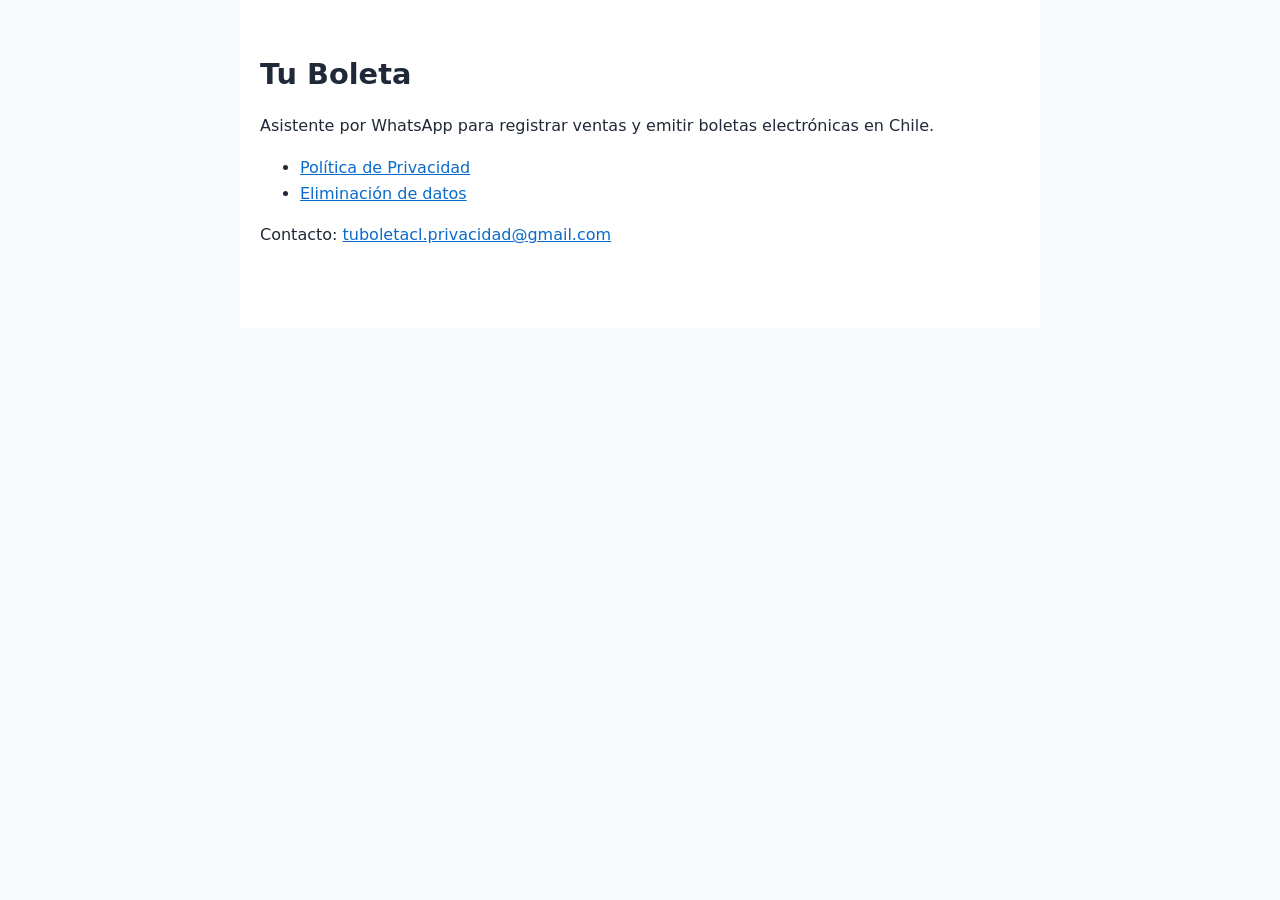
<file: index.html>
<!DOCTYPE html>
<html lang="es">
<head>
<meta charset="UTF-8">
<meta name="viewport" content="width=device-width, initial-scale=1">
<title>Tu Boleta</title>
<link rel="stylesheet" href="estilo.css">
</head>
<body>
<main>
<h1>Tu Boleta</h1>
<p>Asistente por WhatsApp para registrar ventas y emitir boletas electrónicas en Chile.</p>
<ul>
  <li><a href="privacidad.html">Política de Privacidad</a></li>
  <li><a href="eliminacion-datos.html">Eliminación de datos</a></li>
</ul>
<p>Contacto: <a href="mailto:tuboletacl.privacidad@gmail.com">tuboletacl.privacidad@gmail.com</a></p>
</main>
</body>
</html>
</file>
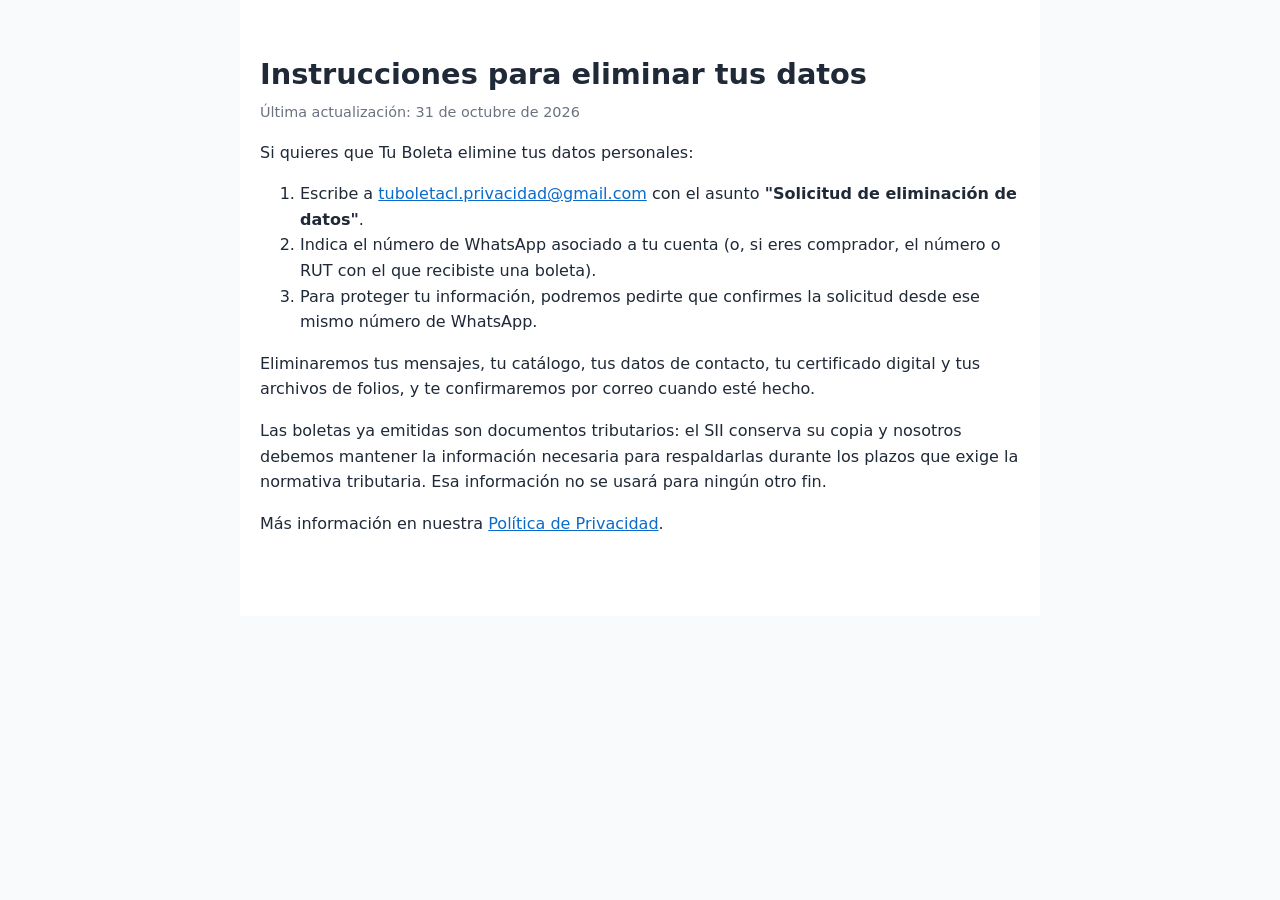
<file: eliminacion-datos.html>
<!DOCTYPE html>
<html lang="es">
<head>
<meta charset="UTF-8">
<meta name="viewport" content="width=device-width, initial-scale=1">
<title>Eliminación de datos — Tu Boleta</title>
<link rel="stylesheet" href="estilo.css">
</head>
<body>
<main>
<h1>Instrucciones para eliminar tus datos</h1>
<p class="meta">Última actualización: 31 de octubre de 2026</p>

<p>Si quieres que Tu Boleta elimine tus datos personales:</p>
<ol>
  <li>Escribe a <a href="mailto:tuboletacl.privacidad@gmail.com?subject=Solicitud%20de%20eliminaci%C3%B3n%20de%20datos">tuboletacl.privacidad@gmail.com</a> con el asunto <strong>"Solicitud de eliminación de datos"</strong>.</li>
  <li>Indica el número de WhatsApp asociado a tu cuenta (o, si eres comprador, el número o RUT con el que recibiste una boleta).</li>
  <li>Para proteger tu información, podremos pedirte que confirmes la solicitud desde ese mismo número de WhatsApp.</li>
</ol>
<p>Eliminaremos tus mensajes, tu catálogo, tus datos de contacto, tu certificado digital y tus archivos de folios, y te confirmaremos por correo cuando esté hecho.</p>
<p>Las boletas ya emitidas son documentos tributarios: el SII conserva su copia y nosotros debemos mantener la información necesaria para respaldarlas durante los plazos que exige la normativa tributaria. Esa información no se usará para ningún otro fin.</p>
<p>Más información en nuestra <a href="privacidad.html">Política de Privacidad</a>.</p>
</main>
</body>
</html>
</file>
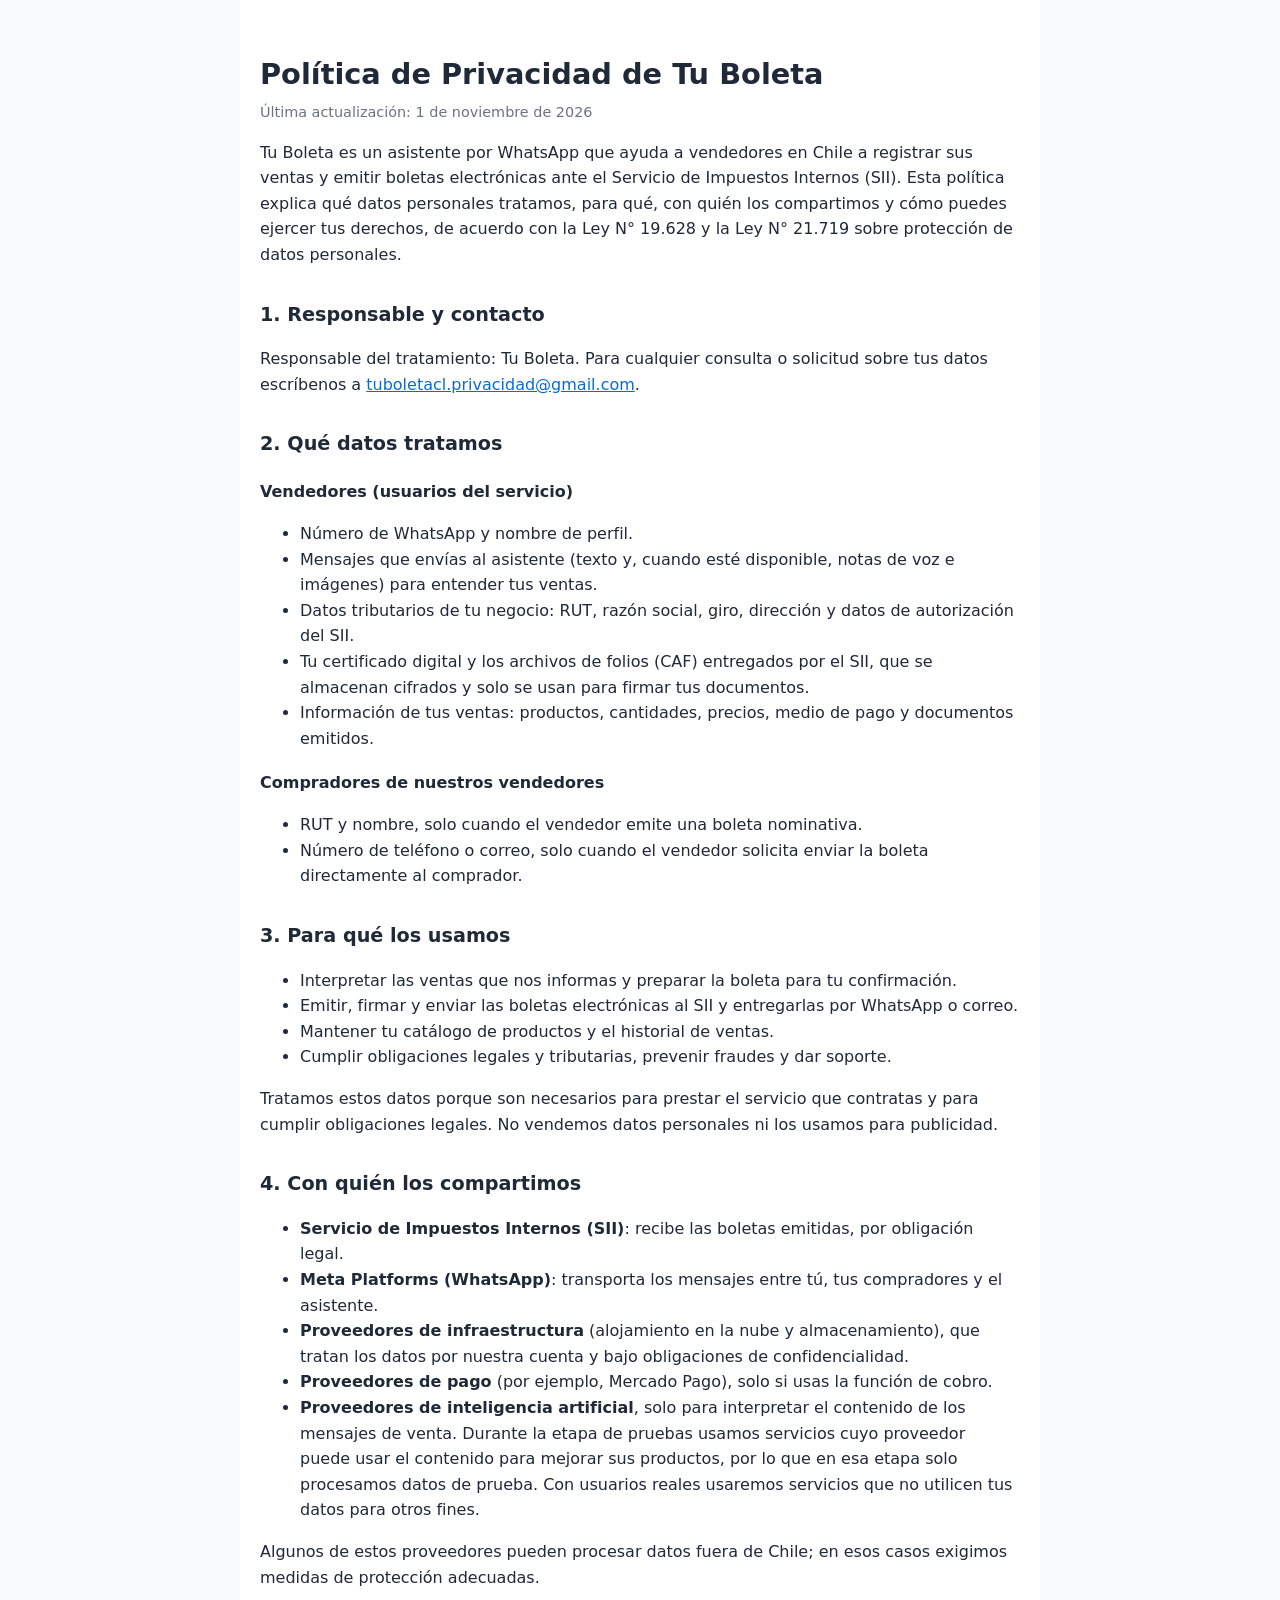
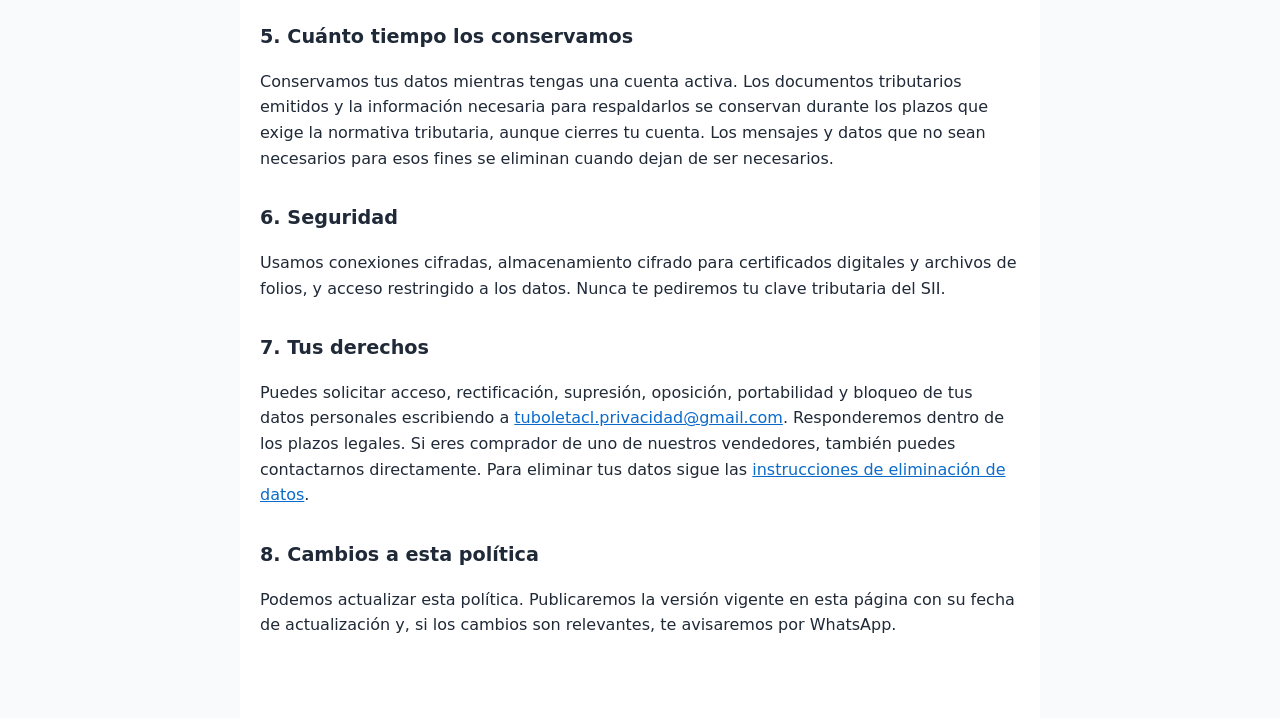
<file: privacidad.html>
<!DOCTYPE html>
<html lang="es">
<head>
<meta charset="UTF-8">
<meta name="viewport" content="width=device-width, initial-scale=1">
<title>Política de Privacidad — Tu Boleta</title>
<link rel="stylesheet" href="estilo.css">
</head>
<body>
<main>
<h1>Política de Privacidad de Tu Boleta</h1>
<p class="meta">Última actualización: 1 de noviembre de 2026</p>

<p>Tu Boleta es un asistente por WhatsApp que ayuda a vendedores en Chile a registrar sus ventas y emitir boletas electrónicas ante el Servicio de Impuestos Internos (SII). Esta política explica qué datos personales tratamos, para qué, con quién los compartimos y cómo puedes ejercer tus derechos, de acuerdo con la Ley N° 19.628 y la Ley N° 21.719 sobre protección de datos personales.</p>

<h2>1. Responsable y contacto</h2>
<p>Responsable del tratamiento: Tu Boleta. Para cualquier consulta o solicitud sobre tus datos escríbenos a <a href="mailto:tuboletacl.privacidad@gmail.com">tuboletacl.privacidad@gmail.com</a>.</p>

<h2>2. Qué datos tratamos</h2>
<h3>Vendedores (usuarios del servicio)</h3>
<ul>
  <li>Número de WhatsApp y nombre de perfil.</li>
  <li>Mensajes que envías al asistente (texto y, cuando esté disponible, notas de voz e imágenes) para entender tus ventas.</li>
  <li>Datos tributarios de tu negocio: RUT, razón social, giro, dirección y datos de autorización del SII.</li>
  <li>Tu certificado digital y los archivos de folios (CAF) entregados por el SII, que se almacenan cifrados y solo se usan para firmar tus documentos.</li>
  <li>Información de tus ventas: productos, cantidades, precios, medio de pago y documentos emitidos.</li>
</ul>
<h3>Compradores de nuestros vendedores</h3>
<ul>
  <li>RUT y nombre, solo cuando el vendedor emite una boleta nominativa.</li>
  <li>Número de teléfono o correo, solo cuando el vendedor solicita enviar la boleta directamente al comprador.</li>
</ul>

<h2>3. Para qué los usamos</h2>
<ul>
  <li>Interpretar las ventas que nos informas y preparar la boleta para tu confirmación.</li>
  <li>Emitir, firmar y enviar las boletas electrónicas al SII y entregarlas por WhatsApp o correo.</li>
  <li>Mantener tu catálogo de productos y el historial de ventas.</li>
  <li>Cumplir obligaciones legales y tributarias, prevenir fraudes y dar soporte.</li>
</ul>
<p>Tratamos estos datos porque son necesarios para prestar el servicio que contratas y para cumplir obligaciones legales. No vendemos datos personales ni los usamos para publicidad.</p>

<h2>4. Con quién los compartimos</h2>
<ul>
  <li><strong>Servicio de Impuestos Internos (SII)</strong>: recibe las boletas emitidas, por obligación legal.</li>
  <li><strong>Meta Platforms (WhatsApp)</strong>: transporta los mensajes entre tú, tus compradores y el asistente.</li>
  <li><strong>Proveedores de infraestructura</strong> (alojamiento en la nube y almacenamiento), que tratan los datos por nuestra cuenta y bajo obligaciones de confidencialidad.</li>
  <li><strong>Proveedores de pago</strong> (por ejemplo, Mercado Pago), solo si usas la función de cobro.</li>
  <li><strong>Proveedores de inteligencia artificial</strong>, solo para interpretar el contenido de los mensajes de venta. Durante la etapa de pruebas usamos servicios cuyo proveedor puede usar el contenido para mejorar sus productos, por lo que en esa etapa solo procesamos datos de prueba. Con usuarios reales usaremos servicios que no utilicen tus datos para otros fines.</li>
</ul>
<p>Algunos de estos proveedores pueden procesar datos fuera de Chile; en esos casos exigimos medidas de protección adecuadas.</p>

<h2>5. Cuánto tiempo los conservamos</h2>
<p>Conservamos tus datos mientras tengas una cuenta activa. Los documentos tributarios emitidos y la información necesaria para respaldarlos se conservan durante los plazos que exige la normativa tributaria, aunque cierres tu cuenta. Los mensajes y datos que no sean necesarios para esos fines se eliminan cuando dejan de ser necesarios.</p>

<h2>6. Seguridad</h2>
<p>Usamos conexiones cifradas, almacenamiento cifrado para certificados digitales y archivos de folios, y acceso restringido a los datos. Nunca te pediremos tu clave tributaria del SII.</p>

<h2>7. Tus derechos</h2>
<p>Puedes solicitar acceso, rectificación, supresión, oposición, portabilidad y bloqueo de tus datos personales escribiendo a <a href="mailto:tuboletacl.privacidad@gmail.com">tuboletacl.privacidad@gmail.com</a>. Responderemos dentro de los plazos legales. Si eres comprador de uno de nuestros vendedores, también puedes contactarnos directamente. Para eliminar tus datos sigue las <a href="eliminacion-datos.html">instrucciones de eliminación de datos</a>.</p>

<h2>8. Cambios a esta política</h2>
<p>Podemos actualizar esta política. Publicaremos la versión vigente en esta página con su fecha de actualización y, si los cambios son relevantes, te avisaremos por WhatsApp.</p>
</main>
</body>
</html>
</file>
<file: estilo.css>
body { margin: 0; font-family: system-ui, -apple-system, "Segoe UI", Roboto, sans-serif; color: #1f2937; background: #f9fafb; line-height: 1.6; }
main { max-width: 760px; margin: 0 auto; padding: 32px 20px 64px; background: #fff; }
h1 { font-size: 1.8rem; margin-bottom: 0.2rem; }
h2 { font-size: 1.2rem; margin-top: 2rem; }
h3 { font-size: 1rem; margin-top: 1.2rem; }
.meta { color: #6b7280; font-size: 0.9rem; margin-top: 0; }
a { color: #0b6bcb; }
</file>
